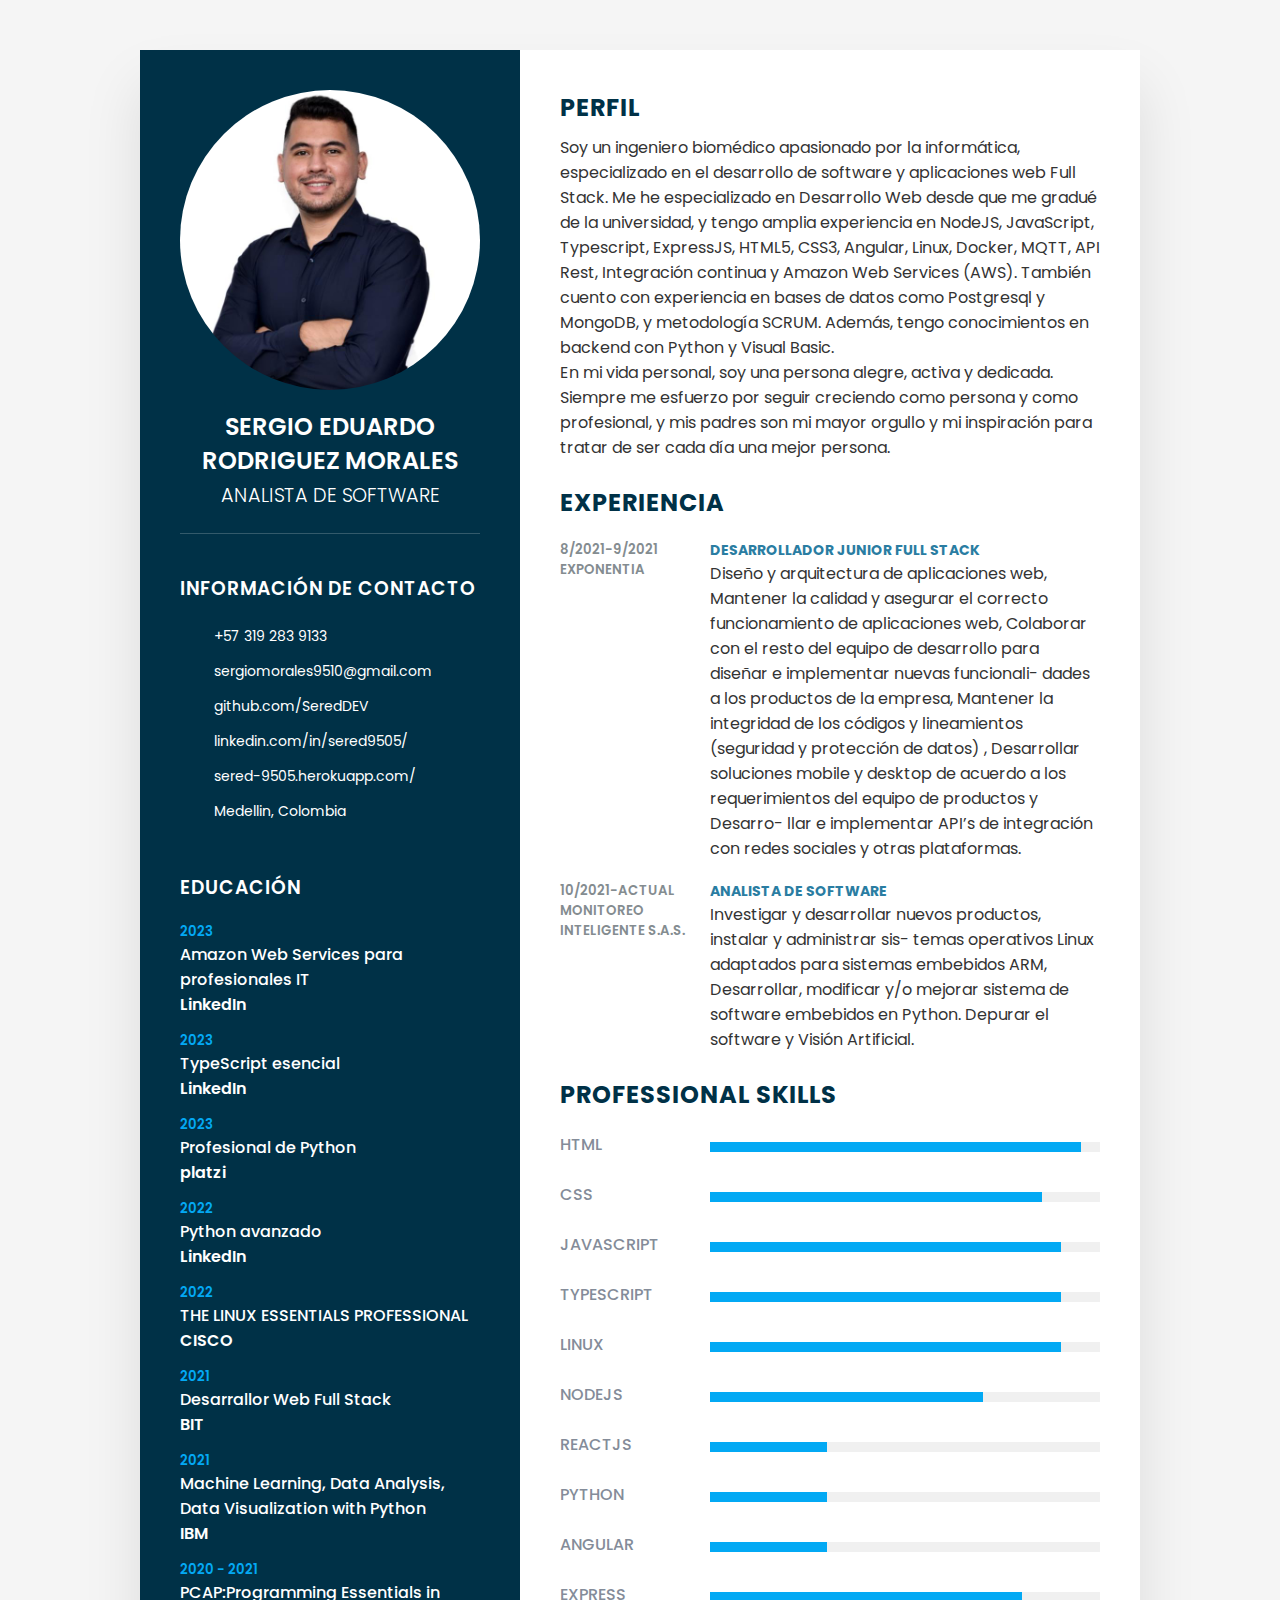
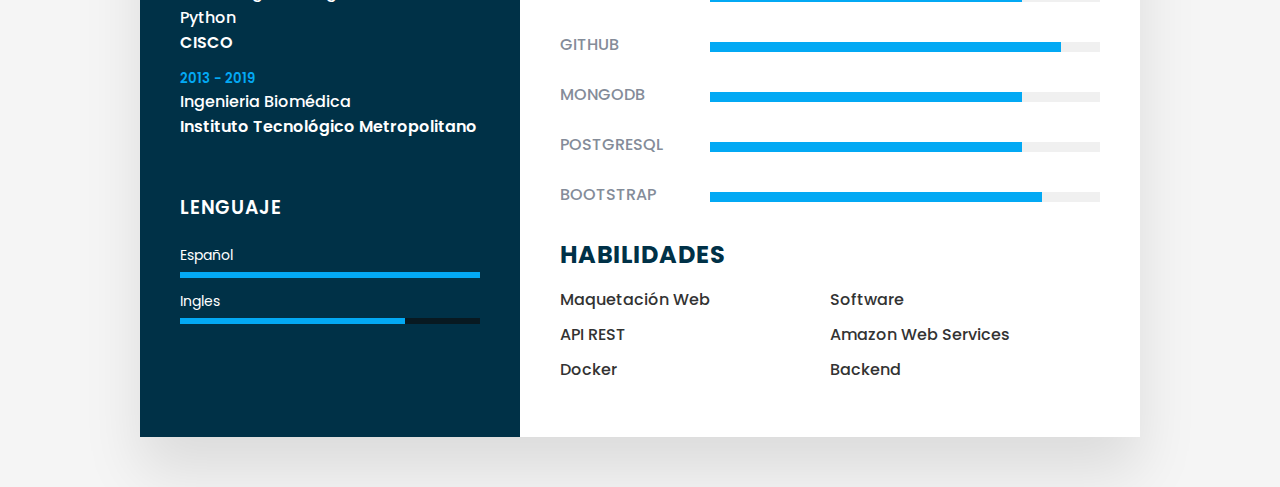
<file: cv.html>
<!DOCTYPE html>
<html>
  <head>
    <meta charset="UTF-8" />
    <meta http-equiv="X-UA-Compatible" content="IE=edge" />
    <meta name="viewport" content="width=device-width, initial-scale=1.0" />
    <title>Hoja de Vida Sergio Rodriguez</title>

    <link
      rel="stylesheet"
      href="https://cdnjs.cloudflare.com/ajax/libs/font-awesome/5.15.3/css/all.min.css"
      integrity="sha512-iBBXm8fW90+nuLcSKlbmrPcLa0OT92xO1BIsZ+ywDWZCvqsWgccV3gFoRBv0z+8dLJgyAHIhR35VZc2oM/gI1w=="
      crossorigin="anonymous"
      referrerpolicy="no-referrer"
    />
    <link rel="stylesheet" type="text/css" href="stylecv.css" />
  </head>
  <body>
    <div class="container">
      <div class="left_Side">
        <div class="profileText">
          <div class="imgBx">
            <img src="yo.jpg" />
          </div>
          <h2>
            Sergio Eduardo Rodriguez Morales<br /><span
              >Analista de Software</span
            >
          </h2>
        </div>
        <div class="contactInfo">
          <h3 class="title">Información de contacto</h3>
          <ul>
            <li>
              <span class="icon"
                ><a
                  href="https://api.whatsapp.com/send?phone=573192839133"
                  target="_blank"
                  ><i class="fas fa-phone" style="color: #fff"></i></a
              ></span>
              <span class="text">+57 319 283 9133</span>
            </li>
            <li>
              <span class="icon"
                ><a href=" "
                  ><i class="fas fa-envelope" style="color: #fff"></i></a
              ></span>
              <span class="text">sergiomorales9510@gmail.com</span>
            </li>
            <li>
              <span class="icon"
                ><a href="https://github.com/SeredDEV" target="_blank"
                  ><i class="fab fa-github" style="color: #fff"></i></a
              ></span>
              <span class="text">github.com/SeredDEV</span>
            </li>
            <li>
              <span class="icon">
                <a href="https://www.linkedin.com/in/sered9505/" target="_blank"
                  ><i class="fab fa-linkedin" style="color: #fff"></i
                ></a>
              </span>
              <span class="text">linkedin.com/in/sered9505/</span>
            </li>
            <li>
              <span class="icon">
                <a href="https://sered-9505.herokuapp.com/" target="_blank"
                  ><i class="fas fa-globe" style="color: #fff"></i></a
              ></span>
              <span class="text">sered-9505.herokuapp.com/ </span>
            </li>
            <li>
              <a href=""></a>
              <span class="icon"
                ><i class="fas fa-map-marked" style="color: #fff"></i
              ></span>
              <span class="text">Medellin, Colombia</span>
            </li>
          </ul>
        </div>
        <div class="contactInfo education">
          <h3 class="title">Educación</h3>
          <ul>
			<li>
				<h5>2023</h5>
				<h4>Amazon Web Services para profesionales IT</h4>
				<h4>LinkedIn</h4>
			  </li>
			  <li>
				<h5>2023</h5>
				<h4>TypeScript esencial</h4>
				<h4>LinkedIn</h4>
			  </li>
			  <li>
				<h5>2023</h5>
				<h4> Profesional de Python</h4>
				<h4>platzi</h4>
			  </li>
			  <li>
				<h5>2022</h5>
				<h4>Python avanzado</h4>
				<h4>LinkedIn</h4>
			  </li>
			  <li>
				<h5>2022</h5>
				<h4>THE LINUX ESSENTIALS PROFESSIONAL</h4>
				<h4>CISCO</h4>
			  </li>
            <li>
              <h5>2021</h5>
              <h4>Desarrallor Web Full Stack</h4>
              <h4>BIT</h4>
            </li>
            <li>
              <h5>2021</h5>
              <h4>
                Machine Learning, Data Analysis, Data Visualization with Python
              </h4>
              <h4>IBM</h4>
            </li>
            <li>
              <h5>2020 - 2021</h5>
              <h4>PCAP:Programming Essentials in Python</h4>
              <h4>CISCO</h4>
            </li>

            <li>
              <h5>2013 - 2019</h5>
              <h4>Ingenieria Biomédica</h4>
              <h4>Instituto Tecnológico Metropolitano</h4>
            </li>
          </ul>
        </div>
        <div class="contactInfo language">
          <h3 class="title">LENGUAJE</h3>
          <ul>
            <li>
              <span class="text">Español</span>
              <span class="percent">
                <div style="width: 100%"></div>
              </span>
            </li>
            <li>
              <span class="text">Ingles</span>
              <span class="percent">
                <div style="width: 75%"></div>
              </span>
            </li>
          </ul>
        </div>
      </div>
      <div class="right_Side">
        <div class="about">
          <h2 class="title2">Perfil</h2>
          <p>
            Soy un ingeniero biomédico apasionado por la informática,
            especializado en el desarrollo de software y aplicaciones web Full
            Stack. Me he especializado en Desarrollo Web desde que me gradué de
            la universidad, y tengo amplia experiencia en NodeJS, JavaScript,
            Typescript, ExpressJS, HTML5, CSS3, Angular, Linux, Docker, MQTT,
            API Rest, Integración continua y Amazon Web Services (AWS). También
            cuento con experiencia en bases de datos como Postgresql y MongoDB,
            y metodología SCRUM. Además, tengo conocimientos en backend con
            Python y Visual Basic.
            <br />
            En mi vida personal, soy una persona alegre, activa y dedicada.
            Siempre me esfuerzo por seguir creciendo como persona y como
            profesional, y mis padres son mi mayor orgullo y mi inspiración para
            tratar de ser cada día una mejor persona.
          </p>
        </div>
        <div class="about">
          <h2 class="title2">EXPERIENCIA</h2>
          <div class="box">
            <div class="year_company">
              <h5>8/2021-9/2021</h5>
              <h5>Exponentia</h5>
            </div>
            <div class="text">
              <h4>Desarrollador junior Full Stack</h4>
              <p>
                Diseño y arquitectura de aplicaciones web, Mantener la calidad y
                asegurar el correcto funcionamiento de aplicaciones web,
                Colaborar con el resto del equipo de desarrollo para diseñar e
                implementar nuevas funcionali- dades a los productos de la
                empresa, Mantener la integridad de los códigos y lineamientos
                (seguridad y protección de datos) , Desarrollar soluciones
                mobile y desktop de acuerdo a los requerimientos del equipo de
                productos y Desarro- llar e implementar API’s de integración con
                redes sociales y otras plataformas.
              </p>
            </div>
          </div>
          <div class="box">
            <div class="year_company">
              <h5>10/2021-Actual</h5>
              <h5>Monitoreo Inteligente S.A.S.</h5>
            </div>
            <div class="text">
              <h4>Analista de Software</h4>
              <p>
                Investigar y desarrollar nuevos productos, instalar y
                administrar sis- temas operativos Linux adaptados para sistemas
                embebidos ARM, Desarrollar, modificar y/o mejorar sistema de
                software embebidos en Python. Depurar el software y Visión
                Artificial.
              </p>
            </div>
          </div>
        </div>

        <div class="about skills">
          <h2 class="title2">Professional Skills</h2>
          <div class="box">
            <h4>
              <i
                class="fab fa-html5"
                aria-hidden="true"
                style="color: #e86029"
              ></i>
              Html
            </h4>
            <span class="percent">
              <div style="width: 95%"></div>
            </span>
          </div>
          <div class="box">
            <h4>
              <i
                class="fab fa-css3-alt"
                aria-hidden="true"
                style="color: #4b97d1"
              ></i>
              CSS
            </h4>
            <span class="percent">
              <div style="width: 85%"></div>
            </span>
          </div>
          <div class="box">
            <h4>
              <i class="fab fa-js-square" style="color: #f0db50"></i> Javascript
            </h4>
            <span class="percent">
              <div style="width: 90%"></div>
            </span>
          </div>
          <div class="box">
            <h4>
              <i class="fab fa-react" style="color: #007acc"></i> TypeScript
            </h4>
            <span class="percent">
              <div style="width: 90%"></div>
            </span>
          </div>
          <div class="box">
            <h4>
              <i class="fab fa-linux" style="color: #383732"></i>
              Linux
            </h4>
            <span class="percent">
              <div style="width: 90%"></div>
            </span>
          </div>

          <div class="box">
            <h4>
              <i class="fab fa-node-js" style="color: #76ad64"></i> NodeJS
            </h4>
            <span class="percent">
              <div style="width: 70%"></div>
            </span>
          </div>
          <div class="box">
            <h4><i class="fab fa-react" style="color: #6ddafb"></i> Reactjs</h4>
            <span class="percent">
              <div style="width: 30%"></div>
            </span>
          </div>
		  <div class="box">
            <h4><i class="fab fa-python" style="color: #4b8bbe;"></i>

				Python</h4>
            <span class="percent">
              <div style="width: 30%"></div>
            </span>
          </div>
          <div class="box">
            <h4>
              <i class="fab fa-angular" style="color: #c4262e"></i> Angular
            </h4>
            <span class="percent">
              <div style="width: 30%"></div>
            </span>
          </div>
          <div class="box">
            <h4>Express<i class="fab fa-js" style="color: #f0db50"></i></h4>
            <span class="percent">
              <div style="width: 80%"></div>
            </span>
          </div>
          <div class="box">
            <h4><i class="fab fa-github" style="color: #000"></i> GITHUB</h4>
            <span class="percent">
              <div style="width: 90%"></div>
            </span>
          </div>

          <div class="box">
            <h4>
              <i class="fas fa-database" style="color: #51ab53"></i> MongoDB
            </h4>
            <span class="percent">
              <div style="width: 80%"></div>
            </span>
          </div>
          <div class="box">
            <h4>
              <i class="fas fa-database" style="color: #31648c"></i
              ><i class="fab fa-postgresql" style="color: #31648c"></i>
              Postgresql
            </h4>
            <span class="percent">
              <div style="width: 80%"></div>
            </span>
          </div>
          <div class="box">
            <h4>
              <i class="fab fa-bootstrap" style="color: #7952b3"></i> BOOTSTRAP
            </h4>
            <span class="percent">
              <div style="width: 85%"></div>
            </span>
          </div>
        </div>
        <div class="about interest">
          <h2 class="title2">HABILIDADES</h2>
          <ul>
            <li>
              <i
                class="fas fa-palette"
                aria-hidden="true"
                style="color: #4b97d1"
              ></i>
              Maquetación Web
            </li>
            <li>
              <i class="fas fa-laptop-code" style="color: #6c5ce7"></i>
              Software
            </li>

            <li>
              <i
                class="fas fa-code"
                aria-hidden="true"
                style="color: #4b97d1"
              ></i>
              API REST
            </li>
            <li>
              <i class="fab fa-aws" style="color: #ec912d"></i>
              Amazon Web Services
            </li>
            <li>
              <i class="fab fa-docker" style="color: #2496ed"></i>
              Docker
            </li>
            <li>
              <i
                class="fas fa-server"
                aria-hidden="true"
                style="color: #4b97d1"
              ></i>
              Backend
            </li>
            <li></li>
          </ul>
        </div>
      </div>
    </div>
  </body>
</html>
</file>
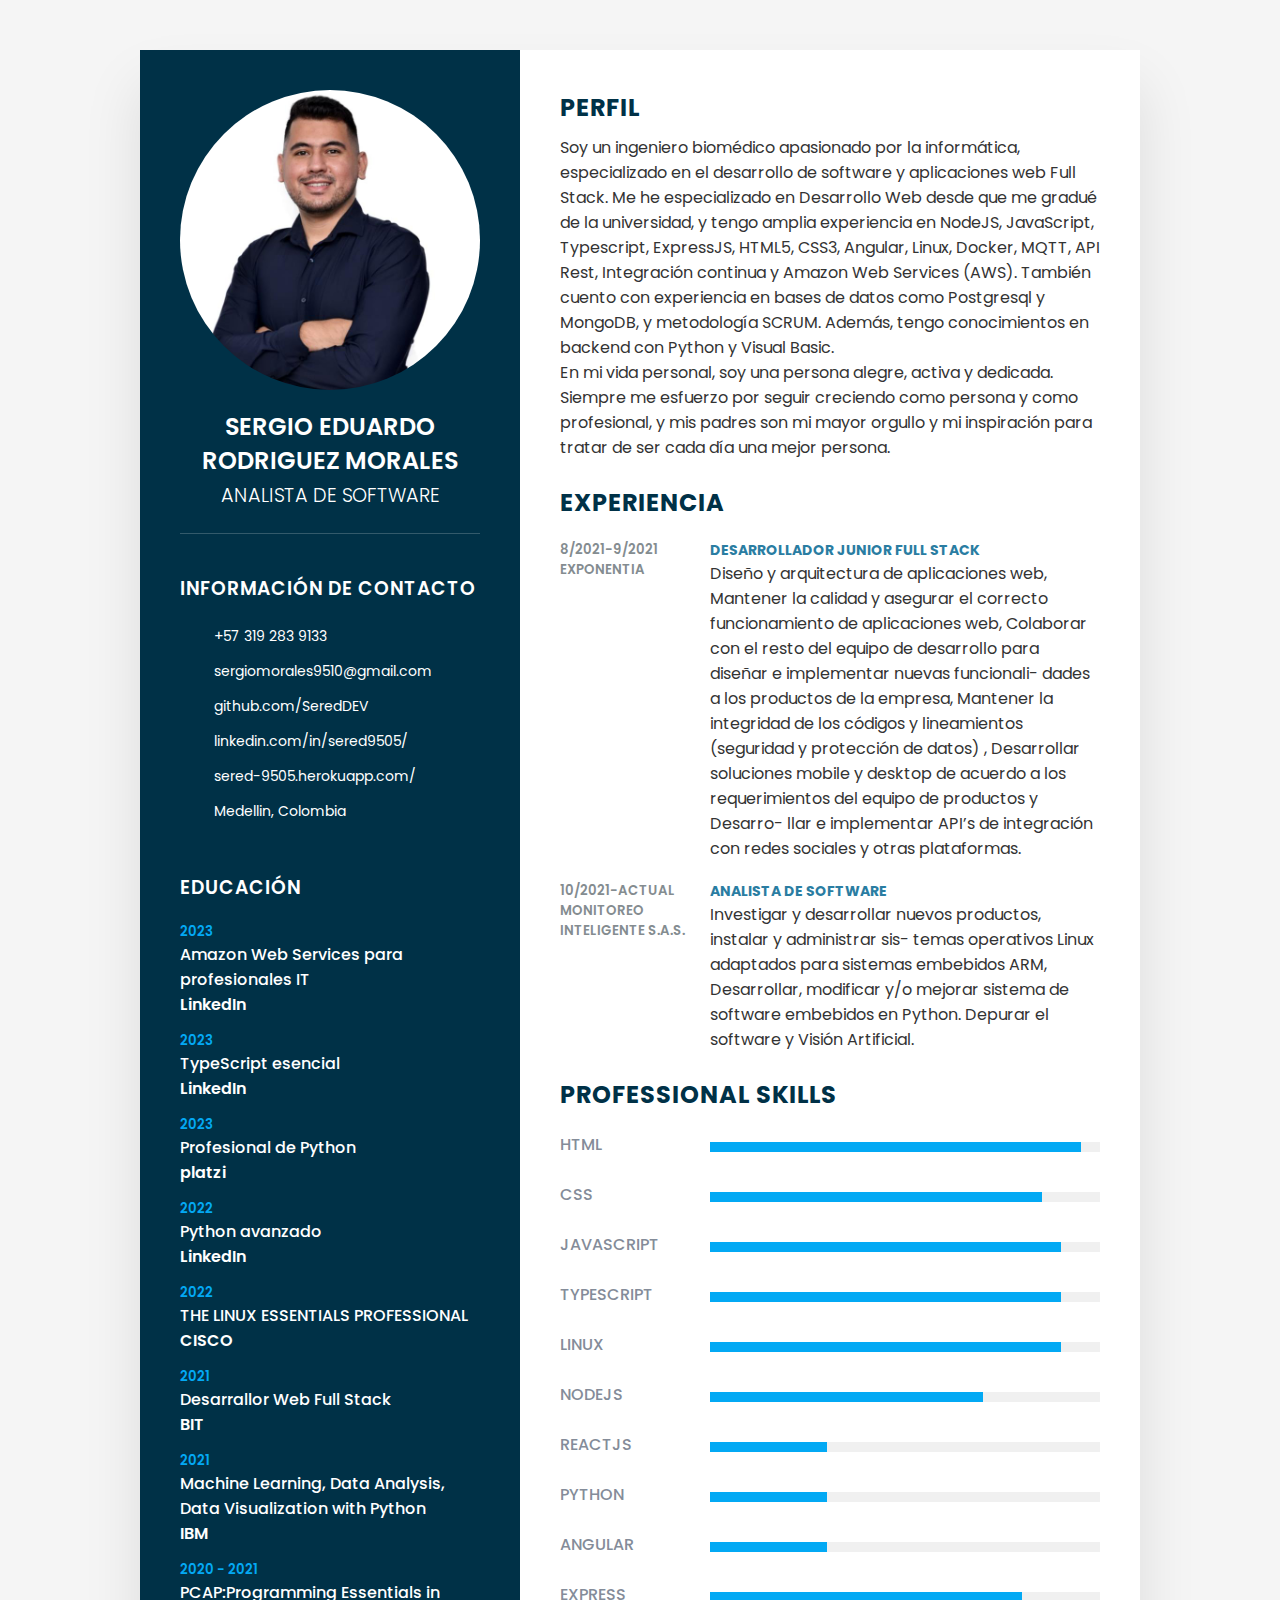
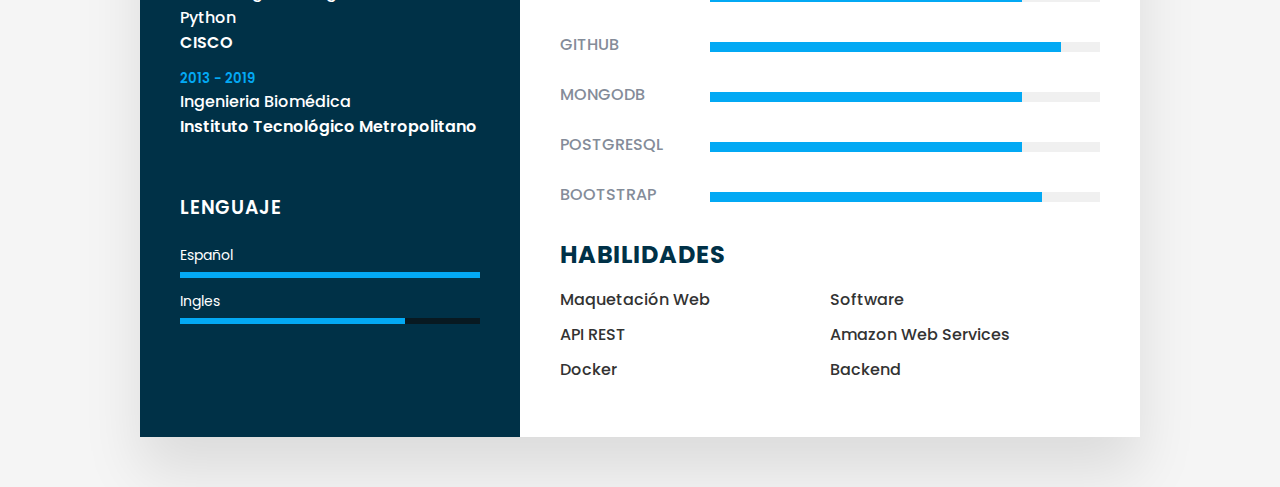
<file: indexcv.html>
<!DOCTYPE html>
<html>
  <head>
    <meta charset="UTF-8" />
    <meta http-equiv="X-UA-Compatible" content="IE=edge" />
    <meta name="viewport" content="width=device-width, initial-scale=1.0" />
    <title>Hoja de Vida Sergio Rodriguez</title>

    <link
      rel="stylesheet"
      href="https://cdnjs.cloudflare.com/ajax/libs/font-awesome/5.15.3/css/all.min.css"
      integrity="sha512-iBBXm8fW90+nuLcSKlbmrPcLa0OT92xO1BIsZ+ywDWZCvqsWgccV3gFoRBv0z+8dLJgyAHIhR35VZc2oM/gI1w=="
      crossorigin="anonymous"
      referrerpolicy="no-referrer"
    />
    <link rel="stylesheet" type="text/css" href="/stylecv.css" />
  </head>
  <body>
    <div class="container">
      <div class="left_Side">
        <div class="profileText">
          <div class="imgBx">
            <img src="yo.jpg" />
          </div>
          <h2>
            Sergio Eduardo Rodriguez Morales<br /><span
              >Analista de Software</span
            >
          </h2>
        </div>
        <div class="contactInfo">
          <h3 class="title">Información de contacto</h3>
          <ul>
            <li>
              <span class="icon"
                ><a
                  href="https://api.whatsapp.com/send?phone=573192839133"
                  target="_blank"
                  ><i class="fas fa-phone" style="color: #fff"></i></a
              ></span>
              <span class="text">+57 319 283 9133</span>
            </li>
            <li>
              <span class="icon"
                ><a href=" "
                  ><i class="fas fa-envelope" style="color: #fff"></i></a
              ></span>
              <span class="text">sergiomorales9510@gmail.com</span>
            </li>
            <li>
              <span class="icon"
                ><a href="https://github.com/SeredDEV" target="_blank"
                  ><i class="fab fa-github" style="color: #fff"></i></a
              ></span>
              <span class="text">github.com/SeredDEV</span>
            </li>
            <li>
              <span class="icon">
                <a href="https://www.linkedin.com/in/sered9505/" target="_blank"
                  ><i class="fab fa-linkedin" style="color: #fff"></i
                ></a>
              </span>
              <span class="text">linkedin.com/in/sered9505/</span>
            </li>
            <li>
              <span class="icon">
                <a href="https://sered-9505.herokuapp.com/" target="_blank"
                  ><i class="fas fa-globe" style="color: #fff"></i></a
              ></span>
              <span class="text">sered-9505.herokuapp.com/ </span>
            </li>
            <li>
              <a href=""></a>
              <span class="icon"
                ><i class="fas fa-map-marked" style="color: #fff"></i
              ></span>
              <span class="text">Medellin, Colombia</span>
            </li>
          </ul>
        </div>
        <div class="contactInfo education">
          <h3 class="title">Educación</h3>
          <ul>
			<li>
				<h5>2023</h5>
				<h4>Amazon Web Services para profesionales IT</h4>
				<h4>LinkedIn</h4>
			  </li>
			  <li>
				<h5>2023</h5>
				<h4>TypeScript esencial</h4>
				<h4>LinkedIn</h4>
			  </li>
			  <li>
				<h5>2023</h5>
				<h4> Profesional de Python</h4>
				<h4>platzi</h4>
			  </li>
			  <li>
				<h5>2022</h5>
				<h4>Python avanzado</h4>
				<h4>LinkedIn</h4>
			  </li>
			  <li>
				<h5>2022</h5>
				<h4>THE LINUX ESSENTIALS PROFESSIONAL</h4>
				<h4>CISCO</h4>
			  </li>
            <li>
              <h5>2021</h5>
              <h4>Desarrallor Web Full Stack</h4>
              <h4>BIT</h4>
            </li>
            <li>
              <h5>2021</h5>
              <h4>
                Machine Learning, Data Analysis, Data Visualization with Python
              </h4>
              <h4>IBM</h4>
            </li>
            <li>
              <h5>2020 - 2021</h5>
              <h4>PCAP:Programming Essentials in Python</h4>
              <h4>CISCO</h4>
            </li>

            <li>
              <h5>2013 - 2019</h5>
              <h4>Ingenieria Biomédica</h4>
              <h4>Instituto Tecnológico Metropolitano</h4>
            </li>
          </ul>
        </div>
        <div class="contactInfo language">
          <h3 class="title">LENGUAJE</h3>
          <ul>
            <li>
              <span class="text">Español</span>
              <span class="percent">
                <div style="width: 100%"></div>
              </span>
            </li>
            <li>
              <span class="text">Ingles</span>
              <span class="percent">
                <div style="width: 75%"></div>
              </span>
            </li>
          </ul>
        </div>
      </div>
      <div class="right_Side">
        <div class="about">
          <h2 class="title2">Perfil</h2>
          <p>
            Soy un ingeniero biomédico apasionado por la informática,
            especializado en el desarrollo de software y aplicaciones web Full
            Stack. Me he especializado en Desarrollo Web desde que me gradué de
            la universidad, y tengo amplia experiencia en NodeJS, JavaScript,
            Typescript, ExpressJS, HTML5, CSS3, Angular, Linux, Docker, MQTT,
            API Rest, Integración continua y Amazon Web Services (AWS). También
            cuento con experiencia en bases de datos como Postgresql y MongoDB,
            y metodología SCRUM. Además, tengo conocimientos en backend con
            Python y Visual Basic.
            <br />
            En mi vida personal, soy una persona alegre, activa y dedicada.
            Siempre me esfuerzo por seguir creciendo como persona y como
            profesional, y mis padres son mi mayor orgullo y mi inspiración para
            tratar de ser cada día una mejor persona.
          </p>
        </div>
        <div class="about">
          <h2 class="title2">EXPERIENCIA</h2>
          <div class="box">
            <div class="year_company">
              <h5>8/2021-9/2021</h5>
              <h5>Exponentia</h5>
            </div>
            <div class="text">
              <h4>Desarrollador junior Full Stack</h4>
              <p>
                Diseño y arquitectura de aplicaciones web, Mantener la calidad y
                asegurar el correcto funcionamiento de aplicaciones web,
                Colaborar con el resto del equipo de desarrollo para diseñar e
                implementar nuevas funcionali- dades a los productos de la
                empresa, Mantener la integridad de los códigos y lineamientos
                (seguridad y protección de datos) , Desarrollar soluciones
                mobile y desktop de acuerdo a los requerimientos del equipo de
                productos y Desarro- llar e implementar API’s de integración con
                redes sociales y otras plataformas.
              </p>
            </div>
          </div>
          <div class="box">
            <div class="year_company">
              <h5>10/2021-Actual</h5>
              <h5>Monitoreo Inteligente S.A.S.</h5>
            </div>
            <div class="text">
              <h4>Analista de Software</h4>
              <p>
                Investigar y desarrollar nuevos productos, instalar y
                administrar sis- temas operativos Linux adaptados para sistemas
                embebidos ARM, Desarrollar, modificar y/o mejorar sistema de
                software embebidos en Python. Depurar el software y Visión
                Artificial.
              </p>
            </div>
          </div>
        </div>

        <div class="about skills">
          <h2 class="title2">Professional Skills</h2>
          <div class="box">
            <h4>
              <i
                class="fab fa-html5"
                aria-hidden="true"
                style="color: #e86029"
              ></i>
              Html
            </h4>
            <span class="percent">
              <div style="width: 95%"></div>
            </span>
          </div>
          <div class="box">
            <h4>
              <i
                class="fab fa-css3-alt"
                aria-hidden="true"
                style="color: #4b97d1"
              ></i>
              CSS
            </h4>
            <span class="percent">
              <div style="width: 85%"></div>
            </span>
          </div>
          <div class="box">
            <h4>
              <i class="fab fa-js-square" style="color: #f0db50"></i> Javascript
            </h4>
            <span class="percent">
              <div style="width: 90%"></div>
            </span>
          </div>
          <div class="box">
            <h4>
              <i class="fab fa-react" style="color: #007acc"></i> TypeScript
            </h4>
            <span class="percent">
              <div style="width: 90%"></div>
            </span>
          </div>
          <div class="box">
            <h4>
              <i class="fab fa-linux" style="color: #383732"></i>
              Linux
            </h4>
            <span class="percent">
              <div style="width: 90%"></div>
            </span>
          </div>

          <div class="box">
            <h4>
              <i class="fab fa-node-js" style="color: #76ad64"></i> NodeJS
            </h4>
            <span class="percent">
              <div style="width: 70%"></div>
            </span>
          </div>
          <div class="box">
            <h4><i class="fab fa-react" style="color: #6ddafb"></i> Reactjs</h4>
            <span class="percent">
              <div style="width: 30%"></div>
            </span>
          </div>
		  <div class="box">
            <h4><i class="fab fa-python" style="color: #4b8bbe;"></i>

				Python</h4>
            <span class="percent">
              <div style="width: 30%"></div>
            </span>
          </div>
          <div class="box">
            <h4>
              <i class="fab fa-angular" style="color: #c4262e"></i> Angular
            </h4>
            <span class="percent">
              <div style="width: 30%"></div>
            </span>
          </div>
          <div class="box">
            <h4>Express<i class="fab fa-js" style="color: #f0db50"></i></h4>
            <span class="percent">
              <div style="width: 80%"></div>
            </span>
          </div>
          <div class="box">
            <h4><i class="fab fa-github" style="color: #000"></i> GITHUB</h4>
            <span class="percent">
              <div style="width: 90%"></div>
            </span>
          </div>

          <div class="box">
            <h4>
              <i class="fas fa-database" style="color: #51ab53"></i> MongoDB
            </h4>
            <span class="percent">
              <div style="width: 80%"></div>
            </span>
          </div>
          <div class="box">
            <h4>
              <i class="fas fa-database" style="color: #31648c"></i
              ><i class="fab fa-postgresql" style="color: #31648c"></i>
              Postgresql
            </h4>
            <span class="percent">
              <div style="width: 80%"></div>
            </span>
          </div>
          <div class="box">
            <h4>
              <i class="fab fa-bootstrap" style="color: #7952b3"></i> BOOTSTRAP
            </h4>
            <span class="percent">
              <div style="width: 85%"></div>
            </span>
          </div>
        </div>
        <div class="about interest">
          <h2 class="title2">HABILIDADES</h2>
          <ul>
            <li>
              <i
                class="fas fa-palette"
                aria-hidden="true"
                style="color: #4b97d1"
              ></i>
              Maquetación Web
            </li>
            <li>
              <i class="fas fa-laptop-code" style="color: #6c5ce7"></i>
              Software
            </li>

            <li>
              <i
                class="fas fa-code"
                aria-hidden="true"
                style="color: #4b97d1"
              ></i>
              API REST
            </li>
            <li>
              <i class="fab fa-aws" style="color: #ec912d"></i>
              Amazon Web Services
            </li>
            <li>
              <i class="fab fa-docker" style="color: #2496ed"></i>
              Docker
            </li>
            <li>
              <i
                class="fas fa-server"
                aria-hidden="true"
                style="color: #4b97d1"
              ></i>
              Backend
            </li>
            <li></li>
          </ul>
        </div>
      </div>
    </div>
  </body>
</html>
</file>
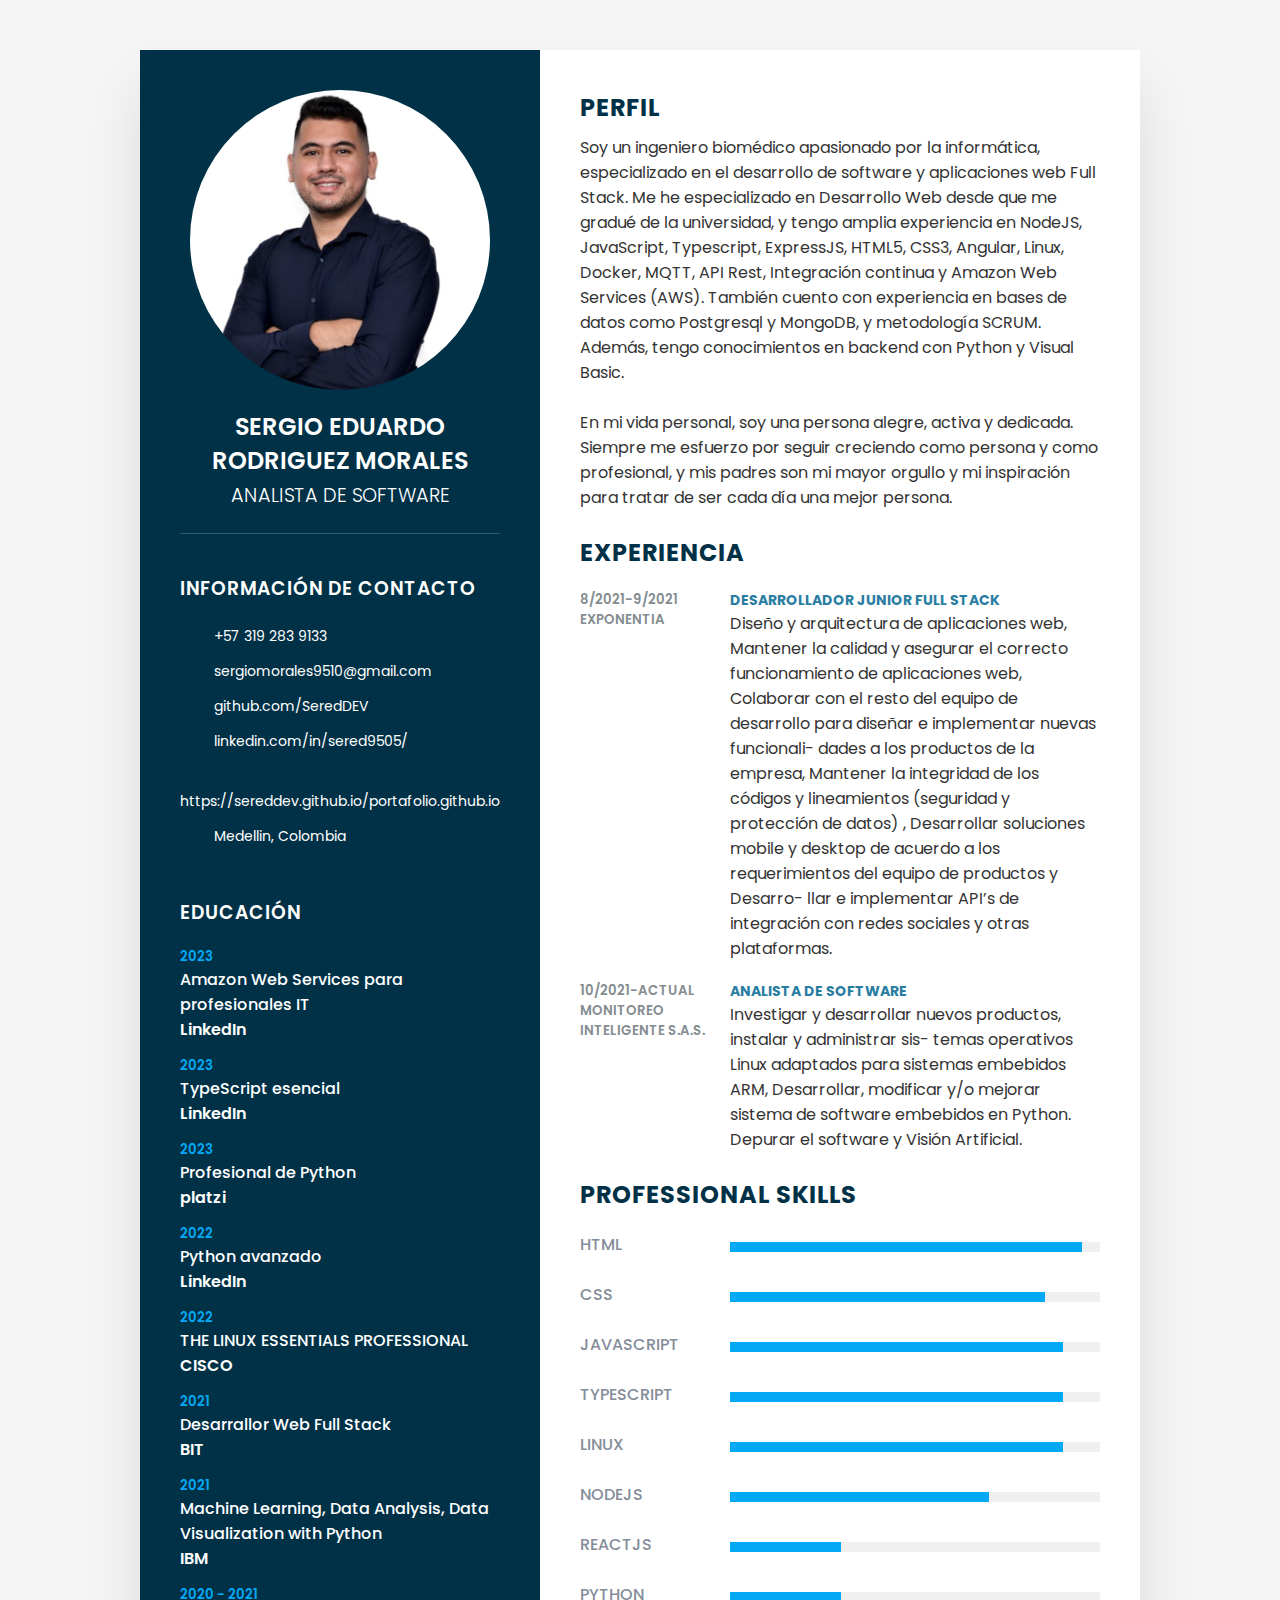
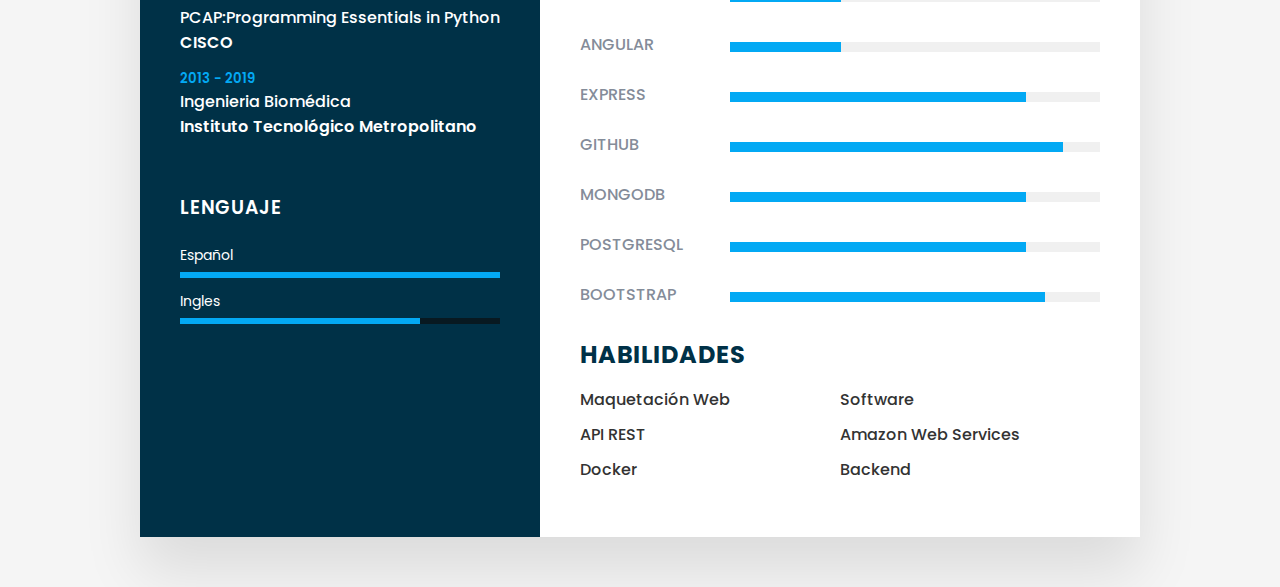
<file: cv/cv.html>
<!DOCTYPE html>
<html>
  <head>
    <meta charset="UTF-8" />
    <meta http-equiv="X-UA-Compatible" content="IE=edge" />
    <meta name="viewport" content="width=device-width, initial-scale=1.0" />
    <title>Hoja de Vida Sergio Rodriguez</title>

    <link
      rel="stylesheet"
      href="https://cdnjs.cloudflare.com/ajax/libs/font-awesome/5.15.3/css/all.min.css"
      integrity="sha512-iBBXm8fW90+nuLcSKlbmrPcLa0OT92xO1BIsZ+ywDWZCvqsWgccV3gFoRBv0z+8dLJgyAHIhR35VZc2oM/gI1w=="
      crossorigin="anonymous"
      referrerpolicy="no-referrer"
    />
    <link rel="stylesheet" href="../style/stylecv.css"
  </head>
  <body>
    <div class="container">
      <div class="left_Side">
        <div class="profileText">
          <div class="imgBx">
            <img src="../yo.jpg" />
          </div>
          <h2>
            Sergio Eduardo Rodriguez Morales<br /><span
              >Analista de Software</span
            >
          </h2>
        </div>
        <div class="contactInfo">
          <h3 class="title">Información de contacto</h3>
          <ul>
            <li>
              <span class="icon"
                ><a
                  href="https://api.whatsapp.com/send?phone=573192839133"
                  target="_blank"
                  ><i class="fas fa-phone" style="color: #fff"></i></a
              ></span>
              <span class="text">+57 319 283 9133</span>
            </li>
            <li>
              <span class="icon"
                ><a href=" "
                  ><i class="fas fa-envelope" style="color: #fff"></i></a
              ></span>
              <span class="text">sergiomorales9510@gmail.com</span>
            </li>
            <li>
              <span class="icon"
                ><a href="https://github.com/SeredDEV" target="_blank"
                  ><i class="fab fa-github" style="color: #fff"></i></a
              ></span>
              <span class="text">github.com/SeredDEV</span>
            </li>
            <li>
              <span class="icon">
                <a href="https://www.linkedin.com/in/sered9505/" target="_blank"
                  ><i class="fab fa-linkedin" style="color: #fff"></i
                ></a>
              </span>
              <span class="text">linkedin.com/in/sered9505/</span>
            </li>
            <li>
              <span class="icon">
                <a href="https://sereddev.github.io/portafolio.github.io" target="_blank"
                  ><i class="fas fa-globe" style="color: #fff"></i></a
              ></span>
              <span class="text">https://sereddev.github.io/portafolio.github.io </span>
            </li>
            <li>
              <a href=""></a>
              <span class="icon"
                ><i class="fas fa-map-marked" style="color: #fff"></i
              ></span>
              <span class="text">Medellin, Colombia</span>
            </li>
          </ul>
        </div>
        <div class="contactInfo education">
          <h3 class="title">Educación</h3>
          <ul>
			<li>
				<h5>2023</h5>
				<h4>Amazon Web Services para profesionales IT</h4>
				<h4>LinkedIn</h4>
			  </li>
			  <li>
				<h5>2023</h5>
				<h4>TypeScript esencial</h4>
				<h4>LinkedIn</h4>
			  </li>
			  <li>
				<h5>2023</h5>
				<h4> Profesional de Python</h4>
				<h4>platzi</h4>
			  </li>
			  <li>
				<h5>2022</h5>
				<h4>Python avanzado</h4>
				<h4>LinkedIn</h4>
			  </li>
			  <li>
				<h5>2022</h5>
				<h4>THE LINUX ESSENTIALS PROFESSIONAL</h4>
				<h4>CISCO</h4>
			  </li>
            <li>
              <h5>2021</h5>
              <h4>Desarrallor Web Full Stack</h4>
              <h4>BIT</h4>
            </li>
            <li>
              <h5>2021</h5>
              <h4>
                Machine Learning, Data Analysis, Data Visualization with Python
              </h4>
              <h4>IBM</h4>
            </li>
            <li>
              <h5>2020 - 2021</h5>
              <h4>PCAP:Programming Essentials in Python</h4>
              <h4>CISCO</h4>
            </li>

            <li>
              <h5>2013 - 2019</h5>
              <h4>Ingenieria Biomédica</h4>
              <h4>Instituto Tecnológico Metropolitano</h4>
            </li>
          </ul>
        </div>
        <div class="contactInfo language">
          <h3 class="title">LENGUAJE</h3>
          <ul>
            <li>
              <span class="text">Español</span>
              <span class="percent">
                <div style="width: 100%"></div>
              </span>
            </li>
            <li>
              <span class="text">Ingles</span>
              <span class="percent">
                <div style="width: 75%"></div>
              </span>
            </li>
          </ul>
        </div>
      </div>
      <div class="right_Side">
        <div class="about">
          <h2 class="title2">Perfil</h2>
          <p>
            Soy un ingeniero biomédico apasionado por la informática,
            especializado en el desarrollo de software y aplicaciones web Full
            Stack. Me he especializado en Desarrollo Web desde que me gradué de
            la universidad, y tengo amplia experiencia en NodeJS, JavaScript,
            Typescript, ExpressJS, HTML5, CSS3, Angular, Linux, Docker, MQTT,
            API Rest, Integración continua y Amazon Web Services (AWS). También
            cuento con experiencia en bases de datos como Postgresql y MongoDB,
            y metodología SCRUM. Además, tengo conocimientos en backend con
            Python y Visual Basic.
            <br />
            <br>
            En mi vida personal, soy una persona alegre, activa y dedicada.
            Siempre me esfuerzo por seguir creciendo como persona y como
            profesional, y mis padres son mi mayor orgullo y mi inspiración para
            tratar de ser cada día una mejor persona.
          </p>
        </div>
        <div class="about">
          <h2 class="title2">EXPERIENCIA</h2>
          <div class="box">
            <div class="year_company">
              <h5>8/2021-9/2021</h5>
              <h5>Exponentia</h5>
            </div>
            <div class="text">
              <h4>Desarrollador junior Full Stack</h4>
              <p>
                Diseño y arquitectura de aplicaciones web, Mantener la calidad y
                asegurar el correcto funcionamiento de aplicaciones web,
                Colaborar con el resto del equipo de desarrollo para diseñar e
                implementar nuevas funcionali- dades a los productos de la
                empresa, Mantener la integridad de los códigos y lineamientos
                (seguridad y protección de datos) , Desarrollar soluciones
                mobile y desktop de acuerdo a los requerimientos del equipo de
                productos y Desarro- llar e implementar API’s de integración con
                redes sociales y otras plataformas.
              </p>
            </div>
          </div>
          <div class="box">
            <div class="year_company">
              <h5>10/2021-Actual</h5>
              <h5>Monitoreo Inteligente S.A.S.</h5>
            </div>
            <div class="text">
              <h4>Analista de Software</h4>
              <p>
                Investigar y desarrollar nuevos productos, instalar y
                administrar sis- temas operativos Linux adaptados para sistemas
                embebidos ARM, Desarrollar, modificar y/o mejorar sistema de
                software embebidos en Python. Depurar el software y Visión
                Artificial.
              </p>
            </div>
          </div>
        </div>

        <div class="about skills">
          <h2 class="title2">Professional Skills</h2>
          <div class="box">
            <h4>
              <i
                class="fab fa-html5"
                aria-hidden="true"
                style="color: #e86029"
              ></i>
              Html
            </h4>
            <span class="percent">
              <div style="width: 95%"></div>
            </span>
          </div>
          <div class="box">
            <h4>
              <i
                class="fab fa-css3-alt"
                aria-hidden="true"
                style="color: #4b97d1"
              ></i>
              CSS
            </h4>
            <span class="percent">
              <div style="width: 85%"></div>
            </span>
          </div>
          <div class="box">
            <h4>
              <i class="fab fa-js-square" style="color: #f0db50"></i> Javascript
            </h4>
            <span class="percent">
              <div style="width: 90%"></div>
            </span>
          </div>
          <div class="box">
            <h4>
              <i class="fab fa-react" style="color: #007acc"></i> TypeScript
            </h4>
            <span class="percent">
              <div style="width: 90%"></div>
            </span>
          </div>
          <div class="box">
            <h4>
              <i class="fab fa-linux" style="color: #383732"></i>
              Linux
            </h4>
            <span class="percent">
              <div style="width: 90%"></div>
            </span>
          </div>

          <div class="box">
            <h4>
              <i class="fab fa-node-js" style="color: #76ad64"></i> NodeJS
            </h4>
            <span class="percent">
              <div style="width: 70%"></div>
            </span>
          </div>
          <div class="box">
            <h4><i class="fab fa-react" style="color: #6ddafb"></i> Reactjs</h4>
            <span class="percent">
              <div style="width: 30%"></div>
            </span>
          </div>
		  <div class="box">
            <h4><i class="fab fa-python" style="color: #4b8bbe;"></i>

				Python</h4>
            <span class="percent">
              <div style="width: 30%"></div>
            </span>
          </div>
          <div class="box">
            <h4>
              <i class="fab fa-angular" style="color: #c4262e"></i> Angular
            </h4>
            <span class="percent">
              <div style="width: 30%"></div>
            </span>
          </div>
          <div class="box">
            <h4>Express<i class="fab fa-js" style="color: #f0db50"></i></h4>
            <span class="percent">
              <div style="width: 80%"></div>
            </span>
          </div>
          <div class="box">
            <h4><i class="fab fa-github" style="color: #000"></i> GITHUB</h4>
            <span class="percent">
              <div style="width: 90%"></div>
            </span>
          </div>

          <div class="box">
            <h4>
              <i class="fas fa-database" style="color: #51ab53"></i> MongoDB
            </h4>
            <span class="percent">
              <div style="width: 80%"></div>
            </span>
          </div>
          <div class="box">
            <h4>
              <i class="fas fa-database" style="color: #31648c"></i
              ><i class="fab fa-postgresql" style="color: #31648c"></i>
              Postgresql
            </h4>
            <span class="percent">
              <div style="width: 80%"></div>
            </span>
          </div>
          <div class="box">
            <h4>
              <i class="fab fa-bootstrap" style="color: #7952b3"></i> BOOTSTRAP
            </h4>
            <span class="percent">
              <div style="width: 85%"></div>
            </span>
          </div>
        </div>
        <div class="about interest">
          <h2 class="title2">HABILIDADES</h2>
          <ul>
            <li>
              <i
                class="fas fa-palette"
                aria-hidden="true"
                style="color: #4b97d1"
              ></i>
              Maquetación Web
            </li>
            <li>
              <i class="fas fa-laptop-code" style="color: #6c5ce7"></i>
              Software
            </li>

            <li>
              <i
                class="fas fa-code"
                aria-hidden="true"
                style="color: #4b97d1"
              ></i>
              API REST
            </li>
            <li>
              <i class="fab fa-aws" style="color: #ec912d"></i>
              Amazon Web Services
            </li>
            <li>
              <i class="fab fa-docker" style="color: #2496ed"></i>
              Docker
            </li>
            <li>
              <i
                class="fas fa-server"
                aria-hidden="true"
                style="color: #4b97d1"
              ></i>
              Backend
            </li>
            <li></li>
          </ul>
        </div>
      </div>
    </div>
  </body>
</html>
</file>
<file: stylecv.css>
@import url('https://fonts.googleapis.com/css?family=Poppins:200,300,400,500,600,700,800,900&display=swap');
*
{
	margin: 0;
	padding: 0;
	box-sizing: border-box;
	font-family: 'Poppins', sans-serif;
}
body
{
	background: #f5f5f5;
	/*background: lightblue;*/
	display: flex;
	justify-content: center;
	align-items: center;
	min-height: 100vh;
}
.container
{
	position: relative;
	width: 100%;
	min-height: 1000px;
	max-width: 1000px;
	background: #fff;
	display: grid;
	margin: 50px;
	grid-template-columns: 1fr 2fr;
	box-shadow: 0 35px 55px rgba(0,0,0,0.1);
}
.left_Side
{
	position: relative;
	background: #003147;
	padding: 40PX;
}

.left_Side .profileText
{
	position: relative;
	display: flex;
	flex-direction: column;
	align-items: center;
	padding-bottom: 20px;
	border-bottom: 1px solid rgba(255,255,255,0.2);
}

.left_Side .profileText .imgBx
{
	position: relative;
	width: 300px;
	height: 300px;
	border-radius: 50%;
	overflow: hidden;
}
.left_Side .profileText .imgBx img
{
	position: absolute;
	top: 0;
	left: 0;
	width: 100%;
	height: 100%;
	object-fit: cover;
}

.left_Side .profileText h2
{
	color: #fff;
	font-size: 1.5em;
	margin-top: 20px;
	text-transform: uppercase;
	text-align: center;
	font-weight: 600;
	line-height: 1.4em;
}

.left_Side .profileText h2 span
{
	font-size: 0.8em;
	font-weight: 300;
}
.contactInfo
{
	padding-top: 40px;
}
.title
{
	color: #fff;
	text-transform: uppercase;
	font-weight: 600;
	letter-spacing: 1px;
	margin-bottom: 20px;
}
.contactInfo ul
{
	position: relative;
}
.contactInfo ul li
{
	position: relative;
	list-style: none;
	margin: 10px 0;
	cursor: pointer;
}
.contactInfo ul li span.icon
{
	display: inline-block;
	width: 30px;
	font-size: 18px;
	color: #03a9f4;
}
.contactInfo ul li span
{
	color: #fff;
	font-size: 14px;
	font-weight: 400;
}
.contactInfo.education li
{
	margin-bottom: 14px;
}
.contactInfo.education h5
{
	color: #03a9f4;
	font-weight: 600;
}
.contactInfo.education h4:nth-child(2)
{
	color: #fff;
	font-weight: 500;
}
.contactInfo.education h4
{
	color: #fff;
	font-weight: 600;
}
.contactInfo.language .percent
{
	position: relative;
	width: 100%;
	margin-top: 5px;
	margin-bottom: 10px;
	height: 6px;
	background: #081921;
	display: block;
	overflow: hidden;
}
.contactInfo.language .percent div
{
	position: absolute;
	top: 0;
	left: 0;
	height: 100%;
	background: #03a9f4;
}
.right_Side
{
	position: relative;
	background: #fff;
	padding: 40PX;
}
.about
{
	margin-bottom: 25px;
}
.about:last-child
{
	margin-bottom: 0;
}
.title2
{
	color: #003147;
	text-transform: uppercase;
	letter-spacing: 1px;
	margin-bottom: 10px;
}
p
{
	color: #333;
}

.about .box
{
	display: flex;
	flex-direction: row;
	margin: 20px 0;
}
.about .box .year_company
{
	min-width: 150px;
	margin-bottom: 10px;
}
.about .box .year_company h5
{
	text-transform: uppercase;
	color: #848c90;
	font-weight: 600;
}
.about .box .text h4
{
	text-transform: uppercase;
	color: #2a7da2;
	font-size: 14px;
}


.about.skills .box
{
	position: relative;
	width: 100%;
	display: grid;
	grid-template-columns: 150px 1fr;
	justify-content: center;
	align-items: center;
}
.about.skills .box h4
{
	text-transform: uppercase;
	color: #848c99;
    font-weight: 500;
    margin-bottom: 5px;
}
.about.skills .box .percent
{
	position: relative;
	width: 100%;
	height: 10px;
	background: #f0f0f0;
}
.about.skills .box .percent div
{
	position: absolute;
	top: 0;
	left: 0;
	height: 100%;
	background: #03a9f4;
}



.interest ul
{
	display: grid;
	grid-template-columns: repeat(2,1fr);
}
.interest ul li
{
	list-style: none;
	color: #333;
	font-weight: 500;
	margin: 5px 0;
}
.interest ul li .fa
{
	color: #03a9f4;
	font-size: 14px;
	width: 10px;

}


@media (max-width: 1000px)
{
	.container
	{
		margin: 10px;
	    grid-template-columns: repeat(1,1fr);
	}
	.interest ul
	{
		grid-template-columns: repeat(2,1fr);
	}
}
@media (max-width: 600px)
{
	.about .box
	{
	    flex-direction: column;
	}
	.interest ul
	{
		grid-template-columns: repeat(1,1fr);
	}
	.about.skills .box
	{
    	grid-template-columns: repeat(1,1fr);
	}
}
</file>
<file: style/stylecv.css>
@import url('https://fonts.googleapis.com/css?family=Poppins:200,300,400,500,600,700,800,900&display=swap');
*
{
	margin: 0;
	padding: 0;
	box-sizing: border-box;
	font-family: 'Poppins', sans-serif;
}
body
{
	background: #f5f5f5;
	/*background: lightblue;*/
	display: flex;
	justify-content: center;
	align-items: center;
	min-height: 100vh;
}
.container
{
	position: relative;
	width: 100%;
	min-height: 1000px;
	max-width: 1000px;
	background: #fff;
	display: grid;
	margin: 50px;
	grid-template-columns: 1fr 2fr;
	box-shadow: 0 35px 55px rgba(0,0,0,0.1);
}
.left_Side
{
	position: relative;
	background: #003147;
	padding: 40PX;
}

.left_Side .profileText
{
	position: relative;
	display: flex;
	flex-direction: column;
	align-items: center;
	padding-bottom: 20px;
	border-bottom: 1px solid rgba(255,255,255,0.2);
}

.left_Side .profileText .imgBx
{
	position: relative;
	width: 300px;
	height: 300px;
	border-radius: 50%;
	overflow: hidden;
}
.left_Side .profileText .imgBx img
{
	position: absolute;
	top: 0;
	left: 0;
	width: 100%;
	height: 100%;
	object-fit: cover;
}

.left_Side .profileText h2
{
	color: #fff;
	font-size: 1.5em;
	margin-top: 20px;
	text-transform: uppercase;
	text-align: center;
	font-weight: 600;
	line-height: 1.4em;
}

.left_Side .profileText h2 span
{
	font-size: 0.8em;
	font-weight: 300;
}
.contactInfo
{
	padding-top: 40px;
}
.title
{
	color: #fff;
	text-transform: uppercase;
	font-weight: 600;
	letter-spacing: 1px;
	margin-bottom: 20px;
}
.contactInfo ul
{
	position: relative;
}
.contactInfo ul li
{
	position: relative;
	list-style: none;
	margin: 10px 0;
	cursor: pointer;
}
.contactInfo ul li span.icon
{
	display: inline-block;
	width: 30px;
	font-size: 18px;
	color: #03a9f4;
}
.contactInfo ul li span
{
	color: #fff;
	font-size: 14px;
	font-weight: 400;
}
.contactInfo.education li
{
	margin-bottom: 14px;
}
.contactInfo.education h5
{
	color: #03a9f4;
	font-weight: 600;
}
.contactInfo.education h4:nth-child(2)
{
	color: #fff;
	font-weight: 500;
}
.contactInfo.education h4
{
	color: #fff;
	font-weight: 600;
}
.contactInfo.language .percent
{
	position: relative;
	width: 100%;
	margin-top: 5px;
	margin-bottom: 10px;
	height: 6px;
	background: #081921;
	display: block;
	overflow: hidden;
}
.contactInfo.language .percent div
{
	position: absolute;
	top: 0;
	left: 0;
	height: 100%;
	background: #03a9f4;
}
.right_Side
{
	position: relative;
	background: #fff;
	padding: 40PX;
}
.about
{
	margin-bottom: 25px;
}
.about:last-child
{
	margin-bottom: 0;
}
.title2
{
	color: #003147;
	text-transform: uppercase;
	letter-spacing: 1px;
	margin-bottom: 10px;
}
p
{
	color: #333;
}

.about .box
{
	display: flex;
	flex-direction: row;
	margin: 20px 0;
}
.about .box .year_company
{
	min-width: 150px;
	margin-bottom: 10px;
}
.about .box .year_company h5
{
	text-transform: uppercase;
	color: #848c90;
	font-weight: 600;
}
.about .box .text h4
{
	text-transform: uppercase;
	color: #2a7da2;
	font-size: 14px;
}


.about.skills .box
{
	position: relative;
	width: 100%;
	display: grid;
	grid-template-columns: 150px 1fr;
	justify-content: center;
	align-items: center;
}
.about.skills .box h4
{
	text-transform: uppercase;
	color: #848c99;
    font-weight: 500;
    margin-bottom: 5px;
}
.about.skills .box .percent
{
	position: relative;
	width: 100%;
	height: 10px;
	background: #f0f0f0;
}
.about.skills .box .percent div
{
	position: absolute;
	top: 0;
	left: 0;
	height: 100%;
	background: #03a9f4;
}



.interest ul
{
	display: grid;
	grid-template-columns: repeat(2,1fr);
}
.interest ul li
{
	list-style: none;
	color: #333;
	font-weight: 500;
	margin: 5px 0;
}
.interest ul li .fa
{
	color: #03a9f4;
	font-size: 14px;
	width: 10px;

}


@media (max-width: 1000px)
{
	.container
	{
		margin: 10px;
	    grid-template-columns: repeat(1,1fr);
	}
	.interest ul
	{
		grid-template-columns: repeat(2,1fr);
	}
}
@media (max-width: 600px)
{
	.about .box
	{
	    flex-direction: column;
	}
	.interest ul
	{
		grid-template-columns: repeat(1,1fr);
	}
	.about.skills .box
	{
    	grid-template-columns: repeat(1,1fr);
	}
}
</file>
